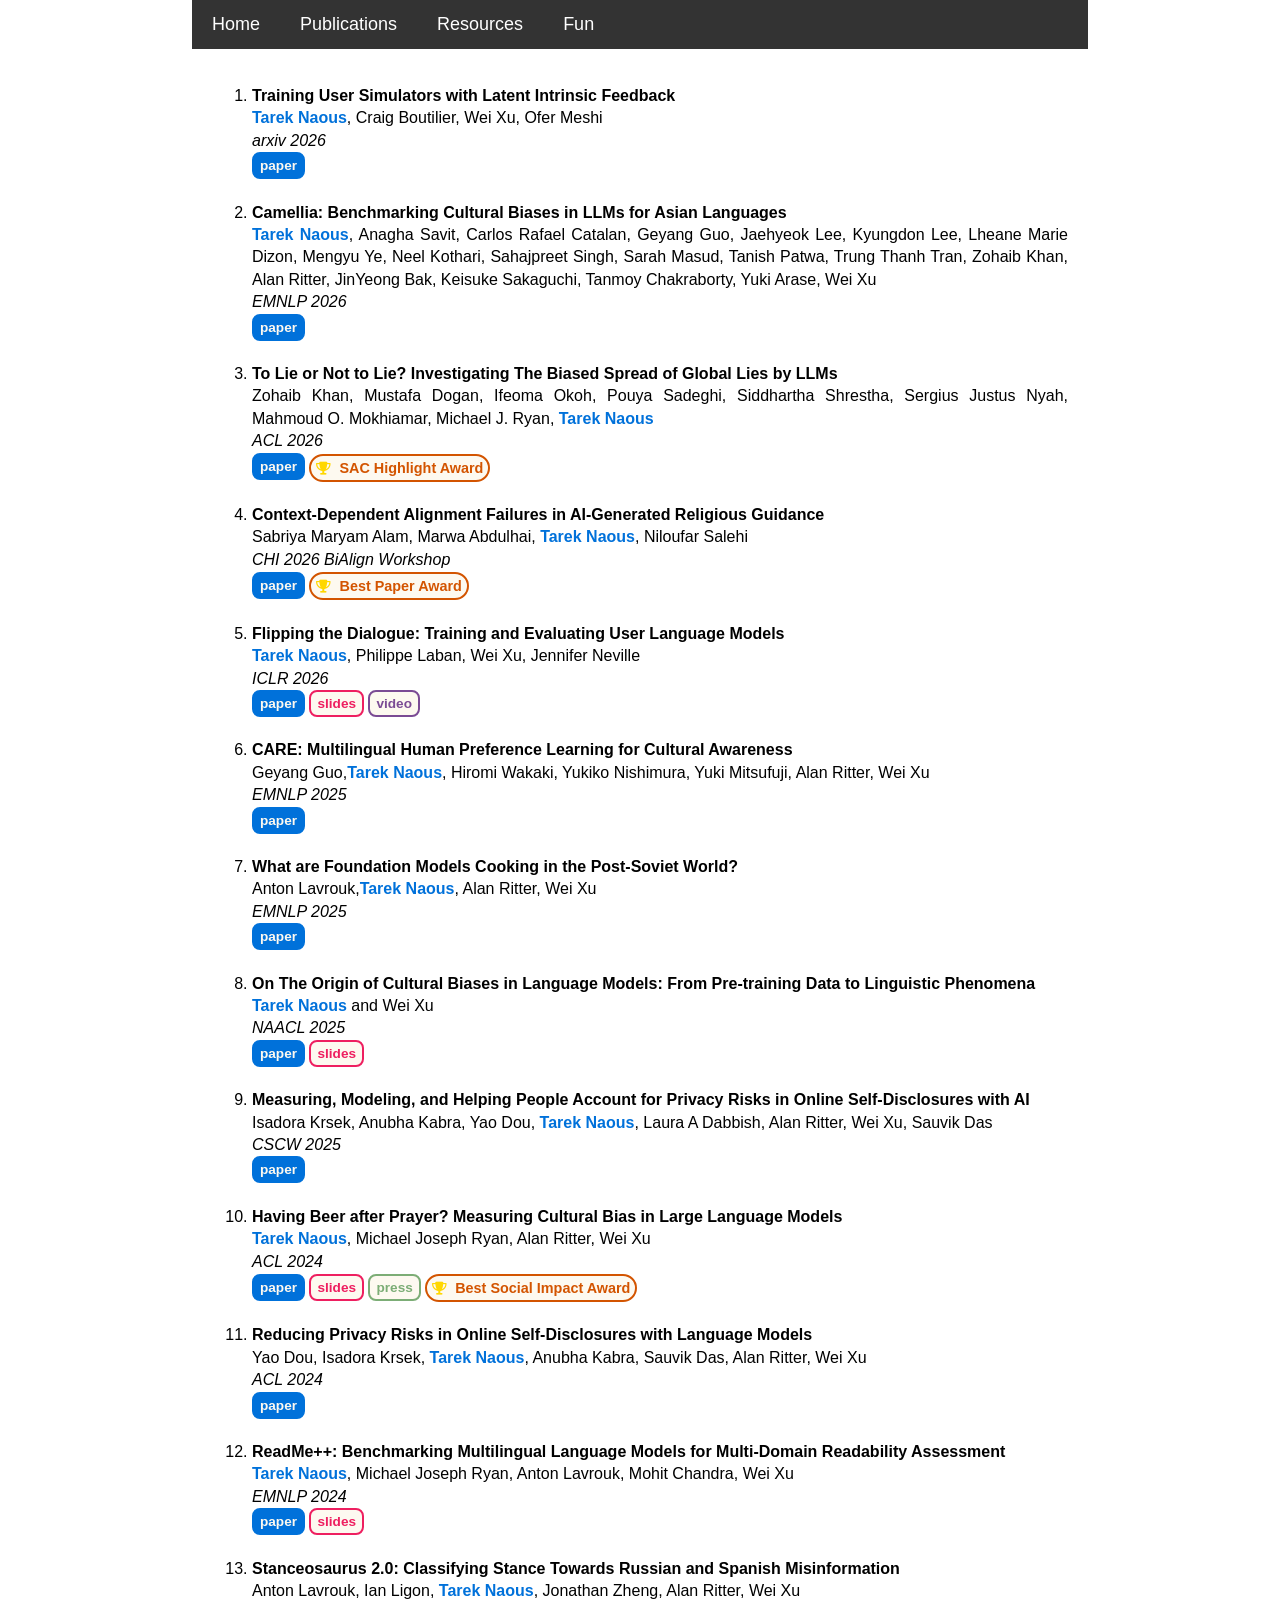
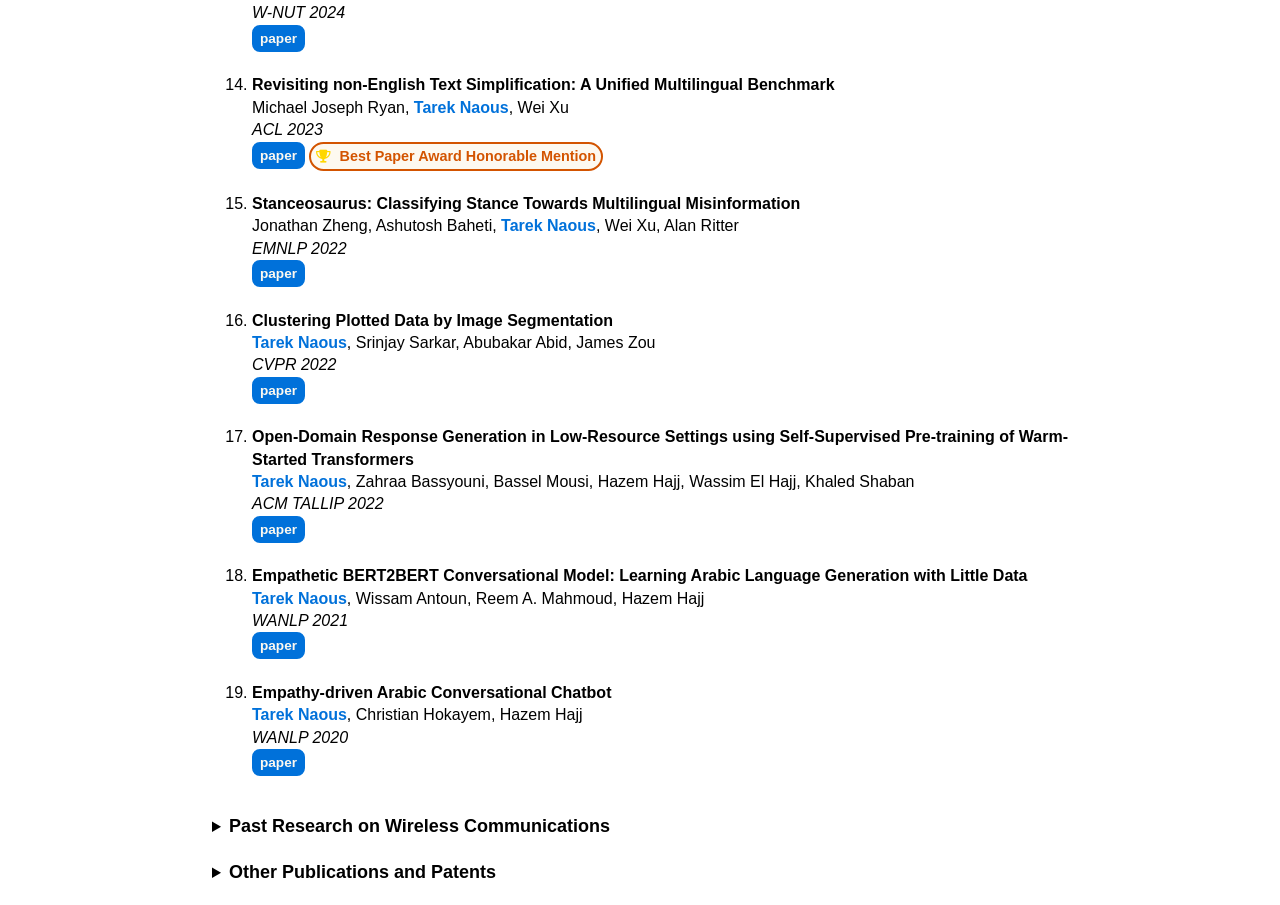
<file: publications.html>
<!DOCTYPE html>
<html lang="en">
<head>
    <meta charset="UTF-8">
    <meta name="viewport" content="width=1024, initial-scale=1.0">
    <title>Publications</title>
    <link rel="stylesheet" href="css/main.css">    
    <link rel="stylesheet" href="css/publications.css">         
</head>
<body>

    <!-- Main container for content -->
    <div class="container">
        <!-- Navigation bar -->
        <div class="navbar">
            <a href="index.html">Home</a>
            <a href="publications.html">Publications</a>
            <a href="resources.html">Resources</a>
            <a href="fun.html">Fun</a>              
        </div>

        <!-- Main content section -->
        <div class="content">
            <!-- Text content -->
            <div>
            <ol>

                <li>
                <b>Training User Simulators with Latent Intrinsic Feedback</b>
                <br><a class="author-name">Tarek Naous</a>, Craig Boutilier, Wei Xu, Ofer Meshi
                <br>
                <i>arxiv 2026</i>
                <br>
                <a href="https://arxiv.org/pdf/2610.13617" class="paper-box">paper</a>
                </li>
                <br>


                <li>
                <b>Camellia: Benchmarking Cultural Biases in LLMs for Asian Languages</b>
                <br><a class="author-name">Tarek Naous</a>, Anagha Savit, Carlos Rafael Catalan, Geyang Guo, Jaehyeok Lee, Kyungdon Lee, Lheane Marie Dizon, Mengyu Ye, Neel Kothari, Sahajpreet Singh, Sarah Masud, Tanish Patwa, Trung Thanh Tran, Zohaib Khan, Alan Ritter, JinYeong Bak, Keisuke Sakaguchi, Tanmoy Chakraborty, Yuki Arase, Wei Xu
                <br>
                <i>EMNLP 2026</i>
                <br>
                <a href="https://aclanthology.org/2026.emnlp-main.783.pdf" class="paper-box">paper</a>
                </li>
                <br>


                <li>
                <b>To Lie or Not to Lie? Investigating The Biased Spread of Global Lies by LLMs</b>
                <br>Zohaib Khan, Mustafa Dogan, Ifeoma Okoh, Pouya Sadeghi, Siddhartha Shrestha, Sergius Justus Nyah, Mahmoud O. Mokhiamar, Michael J. Ryan, <a class="author-name">Tarek Naous</a>
                <br>
                <i> ACL 2026</i>
                <br>
                <a href="https://aclanthology.org/2026.acl-long.695.pdf" class="paper-box">paper</a>
                <span class="award-box">
                <i class="fa-solid fa-trophy"></i>
                SAC Highlight Award
                </span>
                </li>
                <br>


                <li>
                <b>Context-Dependent Alignment Failures in AI-Generated Religious Guidance</b>
                <br>Sabriya Maryam Alam, Marwa Abdulhai, <a class="author-name">Tarek Naous</a>, Niloufar Salehi
                <br>
                <i> CHI 2026 BiAlign Workshop</i>
                <br>
                <a href="https://bialign-workshop.github.io/2026chi-pdfs/6.pdf" class="paper-box">paper</a>
                <span class="award-box">
                <i class="fa-solid fa-trophy"></i>
                Best Paper Award
                </span>
                </li>
                <br>

                <li>
                <b>Flipping the Dialogue: Training and Evaluating User Language Models</b>
                <br><a class="author-name">Tarek Naous</a>, Philippe Laban, Wei Xu, Jennifer Neville
                <br>
                <i>ICLR 2026</i>
                <br>
                <a href="https://arxiv.org/pdf/2510.06552" class="paper-box">paper</a>
                <a href="slides-papers/2026_iclr_userlm.pdf" class="slides-box">slides</a>
                <a href="https://iclr.cc/virtual/2026/poster/10006526" class="video-box">video</a>
                </li>
                <br>





                <li>
                <b>CARE: Multilingual Human Preference Learning for Cultural Awareness</b>
                <br>Geyang Guo,<a class="author-name">Tarek Naous</a>, Hiromi Wakaki, Yukiko Nishimura, Yuki Mitsufuji, Alan Ritter, Wei Xu  
                <br>
                <i>EMNLP 2025</i> 
                <br>
                <a href="https://aclanthology.org/2025.emnlp-main.1669.pdf" class="paper-box">paper</a>
                </li>
                <br>

                <li>
                <b>What are Foundation Models Cooking in the Post-Soviet World?</b>
                <br>Anton Lavrouk,<a class="author-name">Tarek Naous</a>, Alan Ritter, Wei Xu  
                <br>
                <i>EMNLP 2025</i>
                <br>
                <a href="https://aclanthology.org/2025.emnlp-main.1044.pdf" class="paper-box">paper</a>
                </li>
                <br>
                     
                <li>
                <b>On The Origin of Cultural Biases in Language Models: From Pre-training Data to Linguistic Phenomena</b>
                <br><a class="author-name">Tarek Naous</a> and Wei Xu
                <br>
                <i>NAACL 2025</i>
                <br>
                <a href="https://aclanthology.org/2025.naacl-long.326.pdf" class="paper-box">paper</a> 
                <a href="slides-papers/2025_naacl_origin_cultural_biases.pdf" class="slides-box">slides</a>
                </li>
                <br>

                <li>
                <b>Measuring, Modeling, and Helping People Account for Privacy Risks in Online Self-Disclosures with AI</b>
                <br>Isadora Krsek, Anubha Kabra, Yao Dou, <a class="author-name">Tarek Naous</a>, Laura A Dabbish, Alan Ritter, Wei Xu, Sauvik Das
                <br>
                <i>CSCW 2025</i>
                <br>
                <a href="https://arxiv.org/pdf/2412.15047" class="paper-box">paper</a>
                </li>
                <br>

                <link rel="stylesheet" href="https://cdnjs.cloudflare.com/ajax/libs/font-awesome/6.4.2/css/all.min.css">
                <li>
                <b>Having Beer after Prayer? Measuring Cultural Bias in Large Language Models</b>
                <br><a class="author-name">Tarek Naous</a>, Michael Joseph Ryan, Alan Ritter, Wei Xu
                <br>
                <i>ACL 2024</i>
                <br>
                <a href="https://aclanthology.org/2024.acl-long.862.pdf" class="paper-box">paper</a>
                <a href="slides-papers/2024_acl_having_beer_after_prayer.pdf" class="slides-box">slides</a>
                <a href="https://venturebeat.com/ai/large-language-models-exhibit-significant-western-cultural-bias-study-finds/" class="press-box">press</a>       
                <span class="award-box">
                    <i class="fa-solid fa-trophy"></i>
                    Best Social Impact Award
                </span>


                </li>
                <br>

                <li>
                <b>Reducing Privacy Risks in Online Self-Disclosures with Language Models</b>
                <br>Yao Dou, Isadora Krsek, <a class="author-name">Tarek Naous</a>, Anubha Kabra, Sauvik Das, Alan Ritter, Wei Xu
                <br>
                <i>ACL 2024</i>
                <br>
                <a href="https://aclanthology.org/2024.acl-long.741.pdf" class="paper-box">paper</a>
                </li>
                <br>

                <li>
                <b>ReadMe++: Benchmarking Multilingual Language Models for Multi-Domain Readability Assessment</b>
                <br><a class="author-name">Tarek Naous</a>, Michael Joseph Ryan, Anton Lavrouk, Mohit Chandra, Wei Xu
                <br>
                <i>EMNLP 2024</i>
                <br>
                <a href="https://aclanthology.org/2024.emnlp-main.682.pdf" class="paper-box">paper</a>
                <a href="slides-papers/2024_emnlp_readme.pdf" class="slides-box">slides</a>
                </li>
                <br> 

                <li>
                <b>Stanceosaurus 2.0: Classifying Stance Towards Russian and Spanish Misinformation</b>
                <br>Anton Lavrouk, Ian Ligon, <a class="author-name">Tarek Naous</a>, Jonathan Zheng, Alan Ritter, Wei Xu
                <br>
                <i>W-NUT 2024</i>
                <br>
                <a href="https://aclanthology.org/2024.wnut-1.4.pdf" class="paper-box">paper</a>
                </li>
                <br>

                <li>
                <b>Revisiting non-English Text Simplification: A Unified Multilingual Benchmark</b>
                <br>Michael Joseph Ryan, <a class="author-name">Tarek Naous</a>, Wei Xu
                <br>
                <i>ACL 2023</i>
                <br>
                <a href="https://aclanthology.org/2023.acl-long.269.pdf" class="paper-box">paper</a>
                <span class="award-box">
                <i class="fa-solid fa-trophy"></i>
                    Best Paper Award Honorable Mention
                </span>

                </li>
                <br>

                <li>
                <b>Stanceosaurus: Classifying Stance Towards Multilingual Misinformation</b>
                <br>Jonathan Zheng, Ashutosh Baheti, <a class="author-name">Tarek Naous</a>, Wei Xu, Alan Ritter
                <br>
                <i>EMNLP 2022</i>
                <br>
                <a href="https://aclanthology.org/2022.emnlp-main.138.pdf" class="paper-box">paper</a>
                </li>
                <br>

                <li>
                <b>Clustering  Plotted Data by Image Segmentation</b>
                <br><a class="author-name">Tarek Naous</a>, Srinjay Sarkar, Abubakar Abid, James Zou
                <br>
                <i>CVPR 2022</i>
                <br>
                <a href="https://openaccess.thecvf.com/content/CVPR2022/papers/Naous_Clustering_Plotted_Data_by_Image_Segmentation_CVPR_2022_paper.pdf" class="paper-box">paper</a>
                </li>
                <br>

                <li>
                <b>Open-Domain Response Generation in Low-Resource Settings using Self-Supervised Pre-training of Warm-Started Transformers</b>
                <br><a class="author-name">Tarek Naous</a>,  Zahraa Bassyouni,  Bassel Mousi, Hazem Hajj, Wassim El Hajj, Khaled Shaban
                <br>
                <i>ACM TALLIP 2022</i>
                <br>
                <a href="https://dl.acm.org/doi/full/10.1145/3579164" class="paper-box">paper</a>
                </li>
                <br>


                <li>
                <b>Empathetic BERT2BERT Conversational Model: Learning Arabic Language Generation with Little Data</b>
                <br><a class="author-name">Tarek Naous</a>, Wissam Antoun, Reem A. Mahmoud, Hazem Hajj
                <br>
                <i>WANLP 2021</i>
                <br>
                <a href="https://aclanthology.org/2021.wanlp-1.17.pdf" class="paper-box">paper</a>
                </li>
                <br>

                <li>
                <b>Empathy-driven Arabic Conversational Chatbot</b>
                <br><a class="author-name">Tarek Naous</a>, Christian Hokayem, Hazem Hajj
                <br>
                <i>WANLP 2020</i>
                <br>
                <a href="https://aclanthology.org/2020.wanlp-1.6.pdf" class="paper-box">paper</a>
                </li>
                <br>


            </ol>

            <details style="margin-bottom: 20px;">
                <summary><font size="+1.5"><strong><I></I>Past Research on Wireless Communications</I></strong></font></summary>
                <ul>


                    <li>
                        <b>Reinforcement Learning in the Sky: A Survey on Enabling Intelligence in NTN-Based Communications</b>
                        <br><a class="author-name">Tarek Naous</a>, May Itani, Mariette Awad, Sanaa Sharafeddine
                        <br><i>IEEE Access</i>, Jan. 2023
                        <br>
                        <a href="https://ieeexplore.ieee.org/stamp/stamp.jsp?tp=&arnumber=10016705" class="paper-box">paper</a>

                    </li>
                    <br>


                    <li>
                        <b>Machine Learning-Aided Design of Dielectric-Filled Slotted Waveguide Antennas with Specified Sidelobe Levels</b>
                        <br><a class="author-name">Tarek Naous</a>, Amen Al Merie , Salwa K. Al Khatib,  Mohammed Al Husseini,  Raed M. Shubair, Hilal M. El Misilmani
                        <br><i>IEEE Access</i>, Mar. 2022 
                        <br>
                        <a href="https://ieeexplore.ieee.org/stamp/stamp.jsp?tp=&arnumber=9733372" class="paper-box">paper</a>
                    </li>
                    <br>

                    <li>
                        <b>A Survey on Blockchain-Based Recommender Systems: Integration Architecture and Taxonomy </b>
                        <br>Loubna  Mekouar, Youssef Iraqi, Issam Damaj, <a class="author-name">Tarek Naous</a>
                        <br><i>Computer Communications</i>, Apr. 2022 
                        <br>
                        <a href="https://www.sciencedirect.com/science/article/pii/S0140366422000342" class="paper-box">paper</a>
                    </li>
                    <br>

                    <li>
                        <b>A Deep Learning Framework for Breast Tumor Detection and Localization from Microwave Imaging Data </b>
                        <br>Salwa K. Al Khatib, <a class="author-name">Tarek Naous</a>, Raed M. Shubair, Hilal M. El Misilmani
                        <br><i>IEEE International Conference on Electronics, Circuits, and Systems</i>, 2021 
                        <br>
                        <a href="https://ieeexplore.ieee.org/abstract/document/9665521" class="paper-box">paper</a>
                    </li>
                    <br>

                    <li>
                        <b>Radiation Analysis in a Gradual 5G Network Deployment Strategy</b>
                        <br>Ahmad M. El Hajj, <a class="author-name">Tarek Naous</a>
                        <br><i>IEEE 5G World Forum (5GWF)</i>, 2020 
                        <br>
                        <a href="https://ieeexplore.ieee.org/document/9221314" class="paper-box">paper</a> <a href="https://ehtrust.org/high-radiation-from-millimeter-wave-5g-deployment-in-austin-texas/" class="press-box">press</a>
                    </li>
                    <br>

                    <li>
                        <b>A Review on the Design and Optimization of Antennas Using Machine Learning Algorithms and Techniques</b>
                        <br>Hilal M. El Misilmani, <a class="author-name">Tarek Naous</a>, Salwa K. Al Khatib
                        <br><i>International Journal of RF and Microwave Computer-Aided Engineering</i>, Jul. 2020 
                        <br>
                        <a href="https://onlinelibrary.wiley.com/doi/full/10.1002/mmce.22356" class="paper-box">paper</a>
                    </li>
                    <br>

                    <li>
                        <b>A Survey on Antenna Designs for Breast Cancer Detection Using Microwave Imaging</b>
                        <br>Hilal M. El Misilmani, <a class="author-name">Tarek Naous</a>, Salwa K. Al Khatib, and Karim Y. Kabalan
                        <br><i>IEEE Access</i>, Jun. 2020 
                        <br>
                        <a href="https://ieeexplore.ieee.org/document/9104688" class="paper-box">paper</a>
                    </li>
                    <br>

                    <li>
                        <b>Machine Learning in Antenna Design: An Overview on Machine Learning Concept and Algorithms</b>
                        <br>Hilal M. El Misilmani and <a class="author-name">Tarek Naous</a>
                        <br><i>International Conference on High Performance Computing & Simulation</i>, 2019 
                        <br>
                        <a href="https://ieeexplore.ieee.org/document/9188224" class="paper-box">paper</a>
                    </li>
                    <br>


                </ul>
            </details>

            <details>
                <summary><font size="+1.5"><strong><I></I>Other Publications and Patents</I></strong></font></summary>
                <ul>

                    <li>
                        <b>Modular Hydrocarbon Facility Placement Planning System With Machine Learning Well Trajectory Optimization</b>
                        <br>Kassem Ghorayeb, Hussein Hayek,  Ahmad Harb, <a class="author-name">Tarek Naous</a>
                        <br><i>US Patent US20240346608A1</i>, Oct. 2024 
                        <br>
                        <a href="https://patents.google.com/patent/US20240346608A1/en" class="paper-box">patent</a>
                    </li>


                    <br>

                    <li>
                        <b>Bridging the integration gap — simultaneous optimization of well placement, well trajectory, and facility layout</b>
                        <br>Kassem Ghorayeb, Hussein Hayek, Ahmad Harb, Haytham M Dbouk, <a class="author-name">Tarek Naous</a>, Anthony Ayoub, Richard Torrens, Owen Wells 
                        <br><i>Journal of Petroleum Science and Engineering</i>, Jan. 2023
                        <br>
                         <a href="https://www.sciencedirect.com/science/article/abs/pii/S0920410522010749" class="paper-box">paper</a>
                    </li>


                    <br>


                </ul>
            </details>
 
            </div>
        </div>
</body>
</html>
</file>
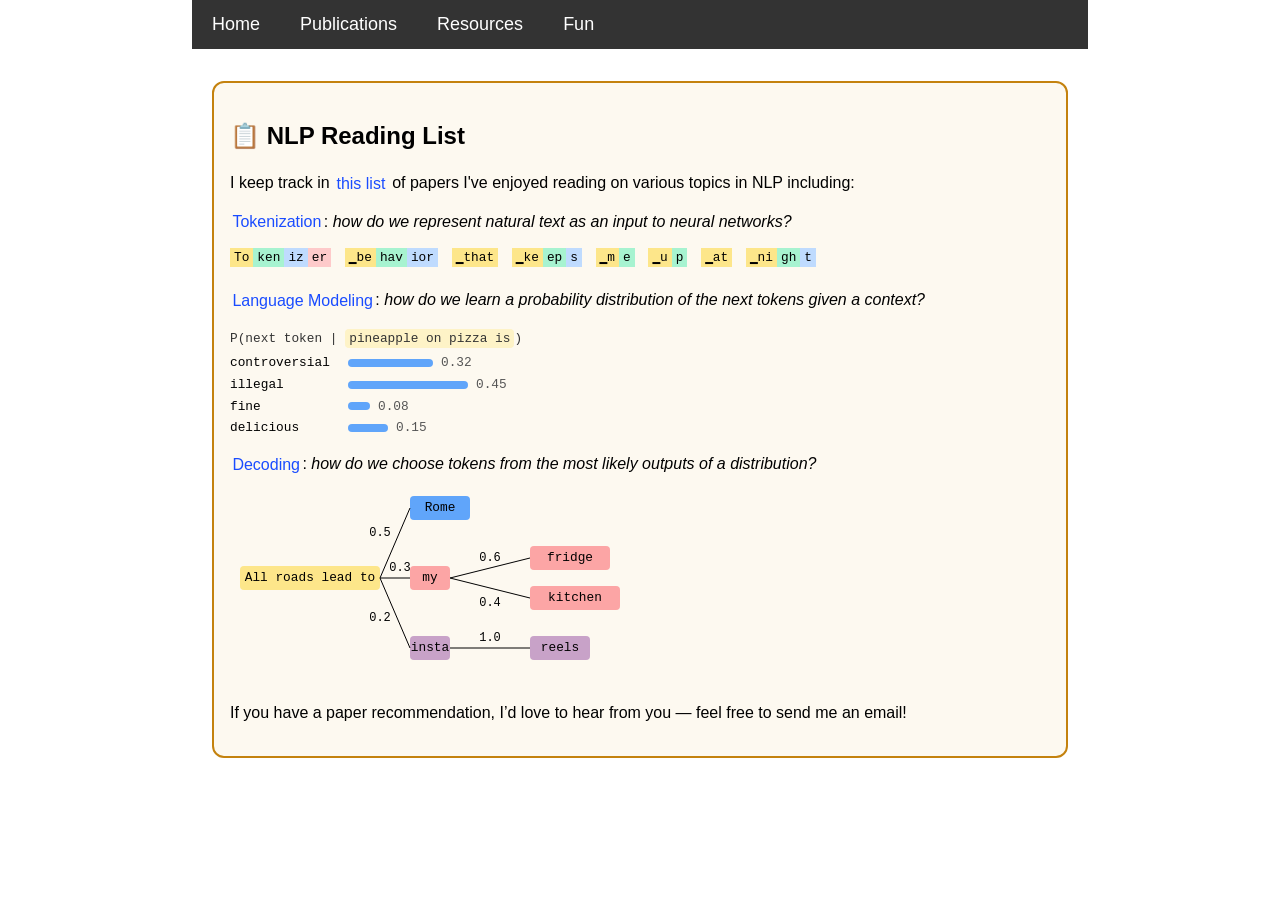
<file: resources.html>
<!DOCTYPE html>
<html lang="en">
<head>
    <meta charset="UTF-8">
    <meta name="viewport" content="width=1024, initial-scale=1.0">

    <link rel="stylesheet" href="css/main.css">    
    <link rel="stylesheet" href="css/resources.css">  

</head>
<body>

    <!-- Main container for content -->
    <div class="container">
        <!-- Navigation bar -->
        <div class="navbar">
            <a href="index.html">Home</a>
            <a href="publications.html">Publications</a>
            <a href="resources.html">Resources</a>
            <a href="fun.html">Fun</a>  
        </div>

        <!-- Main content section -->
        <div class="content">
            <!-- Text content -->
            <div class="reading-list-box">
                <h2><a name="resources"> &#128203; NLP Reading List</a></h2> 
                <p>I keep track in <a href="https://github.com/tareknaous/nlp-reading-list/wiki" class="text-hyperlink">this list</a> of papers I've enjoyed reading on various topics in NLP including:</p>



<p>
    <a href="https://github.com/tareknaous/nlp-reading-list/wiki/Tokenization" class="text-hyperlink"> Tokenization</a>: <i>how do we represent natural text as an input to neural networks?</i>

<div class="demo token-demo">
  <span class="word">
    <span class="tok t1">To</span><span class="tok t2">ken</span><span class="tok t3">iz</span><span class="tok t4">er</span>
  </span>
  <span class="word">
    <span class="tok t5">▁be</span><span class="tok t6">hav</span><span class="tok t7">ior</span>
  </span>
  <span class="word">
    <span class="tok t8">▁that</span>
  </span>
  <span class="word">
    <span class="tok t10">▁ke</span><span class="tok t11">ep</span><span class="tok t12">s</span>
  </span>
  <span class="word">
    <span class="tok t13">▁m</span><span class="tok t14">e</span>
  </span>
  <span class="word">
    <span class="tok t15">▁u</span><span class="tok t16">p</span>
  </span>
  <span class="word">
    <span class="tok t17">▁at</span>
  </span>
  <span class="word">
    <span class="tok t19">▁ni</span><span class="tok t20">gh</span><span class="tok t21">t</span>
  </span>
</div>

<br>
<a href="https://github.com/tareknaous/nlp-reading-list/wiki/Language-Modeling" class="text-hyperlink">Language Modeling</a>: <i>how do we learn a probability distribution of the next tokens given a context?</i>
<br>

<div class="lm-demo">
  <div class="lm-title">
    <br>
    P(next token | <span class="ctx">pineapple on pizza is</span>)
  </div>


  <div class="lm-row">
    <span class="lm-token">controversial</span>
    <div class="lm-bar w32"></div>
    <span class="lm-prob">0.32</span>
  </div>

  <div class="lm-row">
    <span class="lm-token">illegal</span>
    <div class="lm-bar w45"></div>
    <span class="lm-prob">0.45</span>
  </div>

  <div class="lm-row">
    <span class="lm-token">fine</span>
    <div class="lm-bar w08"></div>
    <span class="lm-prob">0.08</span>
  </div>


  <div class="lm-row">
    <span class="lm-token">delicious</span>
    <div class="lm-bar w15"></div>
    <span class="lm-prob">0.15</span>
  </div>

</div>
</p>




<a href="https://github.com/tareknaous/nlp-reading-list/wiki/Decoding" class="text-hyperlink">Decoding</a>: <i>how do we choose tokens from the most likely outputs of a distribution?</i>

<div class="decoding-tree-demo">
  <svg width="500" height="200">
    <!-- Root node -->
    <g class="node">
      <rect x="10" y="90" width="140" height="24" rx="4" ry="4" fill="#fde68a"/>
      <text x="80" y="102" text-anchor="middle" alignment-baseline="middle">All roads lead to</text>
    </g>

    <!-- Step 1 nodes -->
    <g class="node">
      <rect x="180" y="20" width="60" height="24" rx="4" ry="4" fill="#60a5fa"/>
      <text x="210" y="32" text-anchor="middle" alignment-baseline="middle">Rome</text>
    </g>

    <g class="node">
      <rect x="180" y="90" width="40" height="24" rx="4" ry="4" fill="#fca5a5"/>
      <text x="200" y="102" text-anchor="middle" alignment-baseline="middle">my</text>
    </g>

    <g class="node">
      <rect x="180" y="160" width="40" height="24" rx="4" ry="4" fill="#c8a2c8"/>
      <text x="200" y="172" text-anchor="middle" alignment-baseline="middle">insta</text>
    </g>

    <!-- Step 2 nodes for "my" -->
    <g class="node">
      <rect x="300" y="70" width="80" height="24" rx="4" ry="4" fill="#fca5a5"/>
      <text x="340" y="82" text-anchor="middle" alignment-baseline="middle">fridge</text>
    </g>

    <g class="node">
      <rect x="300" y="110" width="90" height="24" rx="4" ry="4" fill="#fca5a5"/>
      <text x="345" y="122" text-anchor="middle" alignment-baseline="middle">kitchen</text>
    </g>

    <!-- Step 2 node for "insta" -->
    <g class="node">
      <rect x="300" y="160" width="60" height="24" rx="4" ry="4" fill="#c8a2c8"/>
      <text x="330" y="172" text-anchor="middle" alignment-baseline="middle">reels</text>
    </g>

    <!-- Lines from root to Step 1 -->
    <line x1="150" y1="102" x2="180" y2="32" stroke="#000"/>
    <line x1="150" y1="102" x2="180" y2="102" stroke="#000"/>
    <line x1="150" y1="102" x2="180" y2="172" stroke="#000"/>

    <!-- Probabilities for Step 1 -->
    <text x="150" y="60" font-size="12" text-anchor="middle" fill="#000">0.5</text>
    <text x="170" y="95" font-size="12" text-anchor="middle" fill="#000">0.3</text>
    <text x="150" y="145" font-size="12" text-anchor="middle" fill="#000">0.2</text>

    <!-- Lines from "my" to Step 2 -->
    <line x1="220" y1="102" x2="300" y2="82" stroke="#000"/>
    <line x1="220" y1="102" x2="300" y2="122" stroke="#000"/>

    <!-- Probabilities for "my" branches -->
    <text x="260" y="85" font-size="12" text-anchor="middle" fill="#000">0.6</text>
    <text x="260" y="130" font-size="12" text-anchor="middle" fill="#000">0.4</text>

    <!-- Line from "insta" to Step 2 -->
    <line x1="220" y1="172" x2="300" y2="172" stroke="#000"/>

    <!-- Probability for "insta" branch -->
    <text x="260" y="165" font-size="12" text-anchor="middle" fill="#000">1.0</text>
  </svg>
</div>








<p>If you have a paper recommendation, I’d love to hear from you — feel free to send me an email!</p>


            </div>
        </div>
</body>
</html>
</file>
<file: css/main.css>
/* Basic styles for the navigation bar */
body {
    font-family: Inter, sans-serif;
    margin: 0;
    padding: 0;
    display: flex;
    justify-content: center;
}
.container {
    width: 70%; /* Adjust the percentage as needed */
    max-width: 1200px; /* Maximum width */
}

/* Styling for the navigation bar */

.navbar {
    background-color: #333;
    overflow: hidden;
}
.navbar a {
    float: left;
    display: block;
    color: white;
    text-align: center;
    padding: 14px 20px;
    text-decoration: none;
    font-size: 18px; /* Adjust font size as needed */ 
}
.navbar a:hover {
    background-color: #ddd;
    color: black;
}
/* Info + Picture content section */

.info-content {
    display: flex;
    justify-content: space-between; /* Space between text and image */
    align-items: center; /* Align the image and text vertically */
    padding: 40px;
}
.info-content img {
    width: 200px; /* Size of the image */
    height: 200px; /* Size of the image */
    border-radius: 50%; /* Circular shape */
    object-fit: cover; /* Ensures image covers the circle */
}
.info-content div {
    max-width: 500px; /* Optional: limits text width */
}

/* Style for the hyperlink of the text */

.text-hyperlink {
    color: #1a4cff;
    text-decoration: none;
    padding: 0.05em 0.15em;      /* gives the highlight some breathing room */
    border-radius: 3px;
    transition: background-color 0.15s ease;
}

.text-hyperlink:hover {
    background-color: #dff3ff;  /* light cyan highlight */
}

/* Styling for news box */
.news-box p {
margin: 8px 0;   /* tighten vertical spacing */
}

.news-box .news-title {
    margin-top: 0;
    margin-bottom: 8px;
}

/* Styling for the dates in recent news */

.date-chip {
    display: inline-block;
    padding: 2px 8px;
    margin-right: 8px;
    font-size: inherit;          /* same font size as text */
    font-weight: bold;        /* same weight as text */
    color: inherit;              /* same text color */
    background-color: #ffe4ad;   /* soft version of your gold tone */
    border-radius: 6px;
    white-space: nowrap;
}


/* Main content section */
.content {
    width: 100%; /* Takes full width of the page */
    max-width: 100%; /* Ensures it does not exceed the viewport */
    padding: 20px; /* Adds spacing inside */
    box-sizing: border-box; /* Ensures padding does not affect width */
    line-height: 1.4;  /* Adjust line spacing */
    text-align: justify; 
}
</file>
<file: css/publications.css>
/*Styling for my name in author list*/
.author-name {
    color: #0071da;      /* same color you had inline */
    font-weight: bold;    /* bold text */
    text-decoration: none; /* optional: remove underline if any */
}

/* Styling for the article link */

.paper-box {
    display: inline-block;
    padding: 2px 6px;   
    background-color: #0071da;
    color: #fdf9f0;
    font-weight: bold;
    font-size: 0.85em;  
    text-decoration: none;
    border-radius: 8px; 
    transition: all 0.3s ease;
    border: 2px solid #0071da;  /* border same as background initially */
}

.paper-box:hover {
    background-color: #fdf9f0;
    color: #0071da;
    border: 2px solid #0071da;  /* keeps a border even on hover */
}

/* Styling for the slides link */


.slides-box {
    display: inline-block;
    padding: 2px 6px;   
    background-color: #fdf9f0;  /* light background */
    color: #EE1F60;             /* dark text */
    font-weight: bold;
    font-size: 0.85em;  
    text-decoration: none;
    border-radius: 8px; 
    border: 2px solid #EE1F60; /* visible border by default */
    transition: all 0.3s ease;
}

.slides-box:hover {
    background-color: #EE1F60;  /* dark background on hover */
    color: #fdf9f0;             /* light text on hover */
    border: 2px solid #EE1F60;  /* border flips to light */
}

/* Styling for the press article link */

.press-box {
    display: inline-block;
    padding: 2px 6px;   
    background-color: #fdf9f0;  /* light background */
    color: #7CAD76;             /* dark text */
    font-weight: bold;
    font-size: 0.85em;  
    text-decoration: none;
    border-radius: 8px; 
    border: 2px solid #7CAD76; /* visible border by default */
    transition: all 0.3s ease;
}


/* Styling for the video box */

.video-box {
    display: inline-block;
    padding: 2px 6px;   
    background-color: #fdf9f0;   /* light background */
    color: #7B4B94;              /* purple text */
    font-weight: bold;
    font-size: 0.85em;  
    text-decoration: none;
    border-radius: 8px; 
    border: 2px solid #7B4B94;   /* purple border */
    transition: all 0.3s ease;
}

.video-box:hover {
    background-color: #7B4B94;   /* purple background on hover */
    color: #fdf9f0;              /* light text */
    border: 2px solid #7B4B94;
}

.press-box:hover {
    background-color: #7CAD76;  /* dark background on hover */
    color: #fdf9f0;             /* light text on hover */
    border: 2px solid #7CAD76;  /* border flips to light */
}


/* Styling for the paper award box */

.award-box {
    display: inline-block;
    padding: 2px 5px;          /* ↓ smaller padding */
    background-color: #fdf9f0;
    color: #d35400;
    font-weight: bold;
    font-size: 0.9em;         /* ↓ slightly smaller text */
    border: 2px solid #d35400; /* ↓ thinner border */
    border-radius: 18px;       /* ↓ slightly smaller rounding */
    text-decoration: none;
    vertical-align: middle;
    transition: all 0.3s ease;
    margin-top: 1px;           /* ↓ slightly less spacing */
}

.award-box i {
    color: gold;
    margin-right: 4px;         /* ↓ tighter icon spacing */
    font-size: 0.9em;          /* ↓ smaller icon */
}

.award-box:hover {
    background-color: #fbe8d5;
}
</file>
<file: css/resources.css>
.reading-list-box {
    border: 2px solid #c4820e;      /* border similar to news box */
    background-color: #fdf9f0;      /* light interior */
    border-radius: 12px;            /* rounded corners */
    padding: 16px;                  /* space inside the box */
    margin: 12px 0;                 /* spacing above/below */
    transition: all 0.3s ease;
}


/*Styling for the tokenizer*/
 
.token-demo {
      font-family: "Courier New", Courier, monospace; 
      font-size: 0.8em;;  

}

.word {
  display: inline-block;
  margin-right: 6px; /* space between words */
}

.tok {
  padding: 2px 4px;
  border-radius: 0px;
}

/* Auto-cycle token colors */
.tok:nth-child(5n+1) { background: #fde68a; }
.tok:nth-child(5n+2) { background: #a7f3d0; }
.tok:nth-child(5n+3) { background: #bfdbfe; }
.tok:nth-child(5n+4) { background: #fecaca; }
.tok:nth-child(5n)   { background: #ddd6fe; }


/*Styling for the LLM next token prediction*/

.lm-demo {
  font-family: "Courier New", Courier, monospace; 
  font-size: 0.8em;;  
  max-width: 420px;
}

.lm-title {
  margin-bottom: 6px;
  color: #333;
}

.ctx {
  background: #fef3c7;
  padding: 2px 4px;
  border-radius: 4px;
}

.lm-row {
  display: flex;
  align-items: center;
  gap: 8px;
  margin: 4px 0;
}

.lm-token {
  width: 110px;
}

.lm-bar {
  height: 8px;
  border-radius: 4px;
  background: #60a5fa;
}

.w45 { width: 120px; }
.w32 { width: 85px; }
.w15 { width: 40px; }
.w08 { width: 22px; }

.lm-prob {
  color: #555;
}


/*Styling for decoding*/

.decoding-tree-demo {
  font-family: "Courier New", Courier, monospace; 
  font-size: 0.8em;;  
  max-width: 500px;
  margin-bottom: 20px;
}

.ctx {
  background: #fef3c7;
  padding: 2px 4px;
  border-radius: 4px;
}

.node-greedy {
  fill: #60a5fa;
  font-weight: bold;
}

.node-sample {
  fill: #fca5a5;
}
</file>
